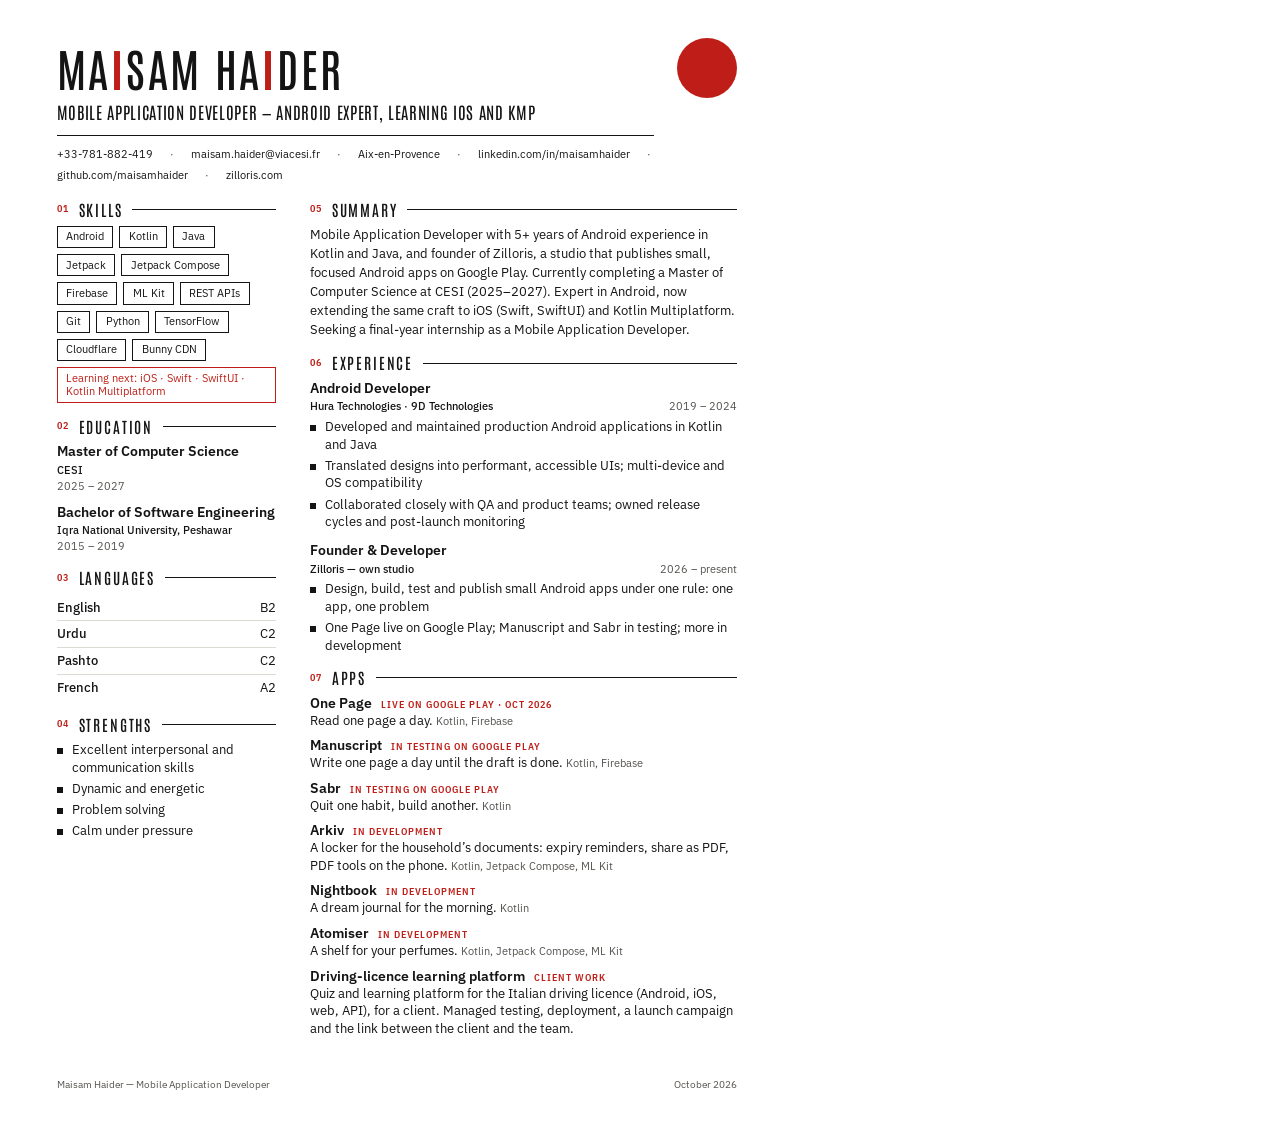
<file: cv/cv.html>
<!doctype html>
<html lang="en">
<head>
<meta charset="utf-8">
<title>Maisam Haider — CV</title>
<link rel="preconnect" href="https://fonts.googleapis.com">
<link rel="preconnect" href="https://fonts.gstatic.com" crossorigin>
<link href="https://fonts.googleapis.com/css2?family=Antonio:wght@300..700&family=IBM+Plex+Sans:wght@400;500;600&family=IBM+Plex+Sans+Condensed:wght@500;600&display=block" rel="stylesheet">
<style>
/* One A4 page. Same voice as the portfolio: ink, paper, one red. Built to PDF by cv/build.ps1. */
@page { size: A4; margin: 0; }
:root { --ink: #141414; --red: #BE1E17; --soft: #55534F; --rule: #141414; --paper: #FFFFFF; }
* { box-sizing: border-box; }
html, body { margin: 0; background: var(--paper); }
body { width: 210mm; height: 297mm; padding: 12mm 15mm 12mm; color: var(--ink); font-family: 'IBM Plex Sans', 'Helvetica Neue', Arial, sans-serif; font-size: 9.4pt; line-height: 1.4; position: relative; overflow: hidden; }
a { color: inherit; text-decoration: none; }
p, ul, h1, h2, h3 { margin: 0; }
ul { padding: 0; list-style: none; }
.an { font-family: 'Antonio', 'Arial Narrow', sans-serif; text-transform: uppercase; }
.cap { font-family: 'IBM Plex Sans Condensed', 'Arial Narrow', sans-serif; font-size: 7.6pt; font-weight: 600; letter-spacing: .14em; text-transform: uppercase; }

/* head */
.sun { position: absolute; right: 15mm; top: 10mm; width: 16mm; height: 16mm; border-radius: 50%; background: var(--red); }
.head { position: relative; padding-right: 22mm; }
.name { font-size: 34pt; line-height: 1; font-weight: 500; letter-spacing: .06em; }
.name b { font-weight: 700; color: var(--red); }
.role { margin-top: 3mm; font-size: 12.5pt; line-height: 1.2; font-weight: 400; letter-spacing: .04em; }
.contact { display: flex; flex-wrap: wrap; gap: 1.2mm 4.5mm; margin-top: 3.5mm; padding-top: 2.6mm; border-top: 1px solid var(--rule); font-size: 8.6pt; color: var(--ink); }
.contact span:not(:last-child)::after { content: "·"; margin-left: 4.5mm; color: var(--soft); }

/* columns */
.cols { display: grid; grid-template-columns: 58mm 1fr; gap: 0 9mm; margin-top: 5mm; }
section { margin-bottom: 4.2mm; break-inside: avoid; }
h2 { display: flex; align-items: center; gap: 2.6mm; margin-bottom: 2.4mm; font-size: 11.5pt; line-height: 1; font-weight: 500; letter-spacing: .12em; }
h2::after { content: ""; flex: 1; height: 1px; background: var(--rule); }
h2 i { font-family: 'IBM Plex Sans Condensed', sans-serif; font-style: normal; font-size: 7.6pt; font-weight: 600; letter-spacing: .1em; color: var(--red); }
h3 { font-size: 10.2pt; font-weight: 600; line-height: 1.25; }
.meta { display: flex; justify-content: space-between; gap: 4mm; margin-top: .4mm; font-size: 8.6pt; color: var(--soft); }
.meta b { font-weight: 500; color: var(--ink); }
.bul li { position: relative; padding-left: 4mm; margin-top: 1mm; }
.bul li::before { content: ""; position: absolute; left: 0; top: .55em; width: 1.6mm; height: 1.6mm; background: var(--ink); }
.job + .job { margin-top: 3mm; }
.app + .app { margin-top: 2.1mm; }
.app h3 { display: flex; align-items: baseline; gap: 2.5mm; }
.app h3 .st { font-family: 'IBM Plex Sans Condensed', sans-serif; font-size: 7.4pt; font-weight: 600; letter-spacing: .1em; text-transform: uppercase; color: var(--red); }
.app p { color: var(--ink); }
.app .tech { font-size: 8.4pt; color: var(--soft); }
.tags { display: flex; flex-wrap: wrap; gap: 1.6mm; }
.tags span { padding: .9mm 2.2mm; border: 1px solid var(--ink); font-size: 8.4pt; line-height: 1.2; }
.tags .next { border-color: var(--red); color: var(--red); }
.kv li { display: flex; justify-content: space-between; gap: 3mm; padding: 1.1mm 0; border-bottom: 1px solid #DDDAD3; }
.kv li:last-child { border-bottom: 0; }
.kv b { font-weight: 500; }
.edu + .edu { margin-top: 2.6mm; }
.edu .meta { flex-direction: column; gap: 0; }
.summary { font-size: 9.8pt; line-height: 1.45; }
.foot { position: absolute; left: 15mm; right: 15mm; bottom: 8mm; display: flex; justify-content: space-between; font-size: 7.4pt; color: var(--soft); }
</style>
</head>
<body>
<div class="sun" aria-hidden="true"></div>

<header class="head">
<h1 class="an name">Ma<b>i</b>sam Ha<b>i</b>der</h1>
<p class="an role">Mobile Application Developer — Android expert, learning iOS and KMP</p>
<div class="contact">
<span>+33-781-882-419</span>
<span>maisam.haider@viacesi.fr</span>
<span>Aix-en-Provence</span>
<span>linkedin.com/in/maisamhaider</span>
<span>github.com/maisamhaider</span>
<span>zilloris.com</span>
</div>
</header>

<div class="cols">
<aside>

<section>
<h2 class="an"><i>01</i>Skills</h2>
<div class="tags">
<span>Android</span><span>Kotlin</span><span>Java</span><span>Jetpack</span><span>Jetpack Compose</span><span>Firebase</span><span>ML Kit</span><span>REST APIs</span><span>Git</span><span>Python</span><span>TensorFlow</span><span>Cloudflare</span><span>Bunny CDN</span>
<span class="next">Learning next: iOS · Swift · SwiftUI · Kotlin Multiplatform</span>
</div>
</section>

<section>
<h2 class="an"><i>02</i>Education</h2>
<div class="edu">
<h3>Master of Computer Science</h3>
<div class="meta"><b>CESI</b><span>2025 – 2027</span></div>
</div>
<div class="edu">
<h3>Bachelor of Software Engineering</h3>
<div class="meta"><b>Iqra National University, Peshawar</b><span>2015 – 2019</span></div>
</div>
</section>

<section>
<h2 class="an"><i>03</i>Languages</h2>
<ul class="kv">
<li><b>English</b><span>B2</span></li>
<li><b>Urdu</b><span>C2</span></li>
<li><b>Pashto</b><span>C2</span></li>
<li><b>French</b><span>A2</span></li>
</ul>
</section>

<section>
<h2 class="an"><i>04</i>Strengths</h2>
<ul class="bul">
<li>Excellent interpersonal and communication skills</li>
<li>Dynamic and energetic</li>
<li>Problem solving</li>
<li>Calm under pressure</li>
</ul>
</section>

</aside>
<main>

<section>
<h2 class="an"><i>05</i>Summary</h2>
<p class="summary">Mobile Application Developer with 5+ years of Android experience in Kotlin and Java, and founder of Zilloris, a studio that publishes small, focused Android apps on Google Play. Currently completing a Master of Computer Science at CESI (2025–2027). Expert in Android, now extending the same craft to iOS (Swift, SwiftUI) and Kotlin Multiplatform. Seeking a final-year internship as a Mobile Application Developer.</p>
</section>

<section>
<h2 class="an"><i>06</i>Experience</h2>
<div class="job">
<h3>Android Developer</h3>
<div class="meta"><b>Hura Technologies · 9D Technologies</b><span>2019 – 2024</span></div>
<ul class="bul">
<li>Developed and maintained production Android applications in Kotlin and Java</li>
<li>Translated designs into performant, accessible UIs; multi-device and OS compatibility</li>
<li>Collaborated closely with QA and product teams; owned release cycles and post-launch monitoring</li>
</ul>
</div>
<div class="job">
<h3>Founder &amp; Developer</h3>
<div class="meta"><b>Zilloris — own studio</b><span>2026 – present</span></div>
<ul class="bul">
<li>Design, build, test and publish small Android apps under one rule: one app, one problem</li>
<li>One Page live on Google Play; Manuscript and Sabr in testing; more in development</li>
</ul>
</div>
</section>

<section>
<h2 class="an"><i>07</i>Apps</h2>
<div class="app">
<h3>One Page <span class="st">Live on Google Play · Oct 2026</span></h3>
<p>Read one page a day. <span class="tech">Kotlin, Firebase</span></p>
</div>
<div class="app">
<h3>Manuscript <span class="st">In testing on Google Play</span></h3>
<p>Write one page a day until the draft is done. <span class="tech">Kotlin, Firebase</span></p>
</div>
<div class="app">
<h3>Sabr <span class="st">In testing on Google Play</span></h3>
<p>Quit one habit, build another. <span class="tech">Kotlin</span></p>
</div>
<div class="app">
<h3>Arkiv <span class="st">In development</span></h3>
<p>A locker for the household’s documents: expiry reminders, share as PDF, PDF tools on the phone. <span class="tech">Kotlin, Jetpack Compose, ML Kit</span></p>
</div>
<div class="app">
<h3>Nightbook <span class="st">In development</span></h3>
<p>A dream journal for the morning. <span class="tech">Kotlin</span></p>
</div>
<div class="app">
<h3>Atomiser <span class="st">In development</span></h3>
<p>A shelf for your perfumes. <span class="tech">Kotlin, Jetpack Compose, ML Kit</span></p>
</div>
<div class="app">
<h3>Driving-licence learning platform <span class="st">Client work</span></h3>
<p>Quiz and learning platform for the Italian driving licence (Android, iOS, web, API), for a client. Managed testing, deployment, a launch campaign and the link between the client and the team.</p>
</div>
</section>

</main>
</div>

<div class="foot"><span>Maisam Haider — Mobile Application Developer</span><span>October 2026</span></div>
</body>
</html>
</file>
